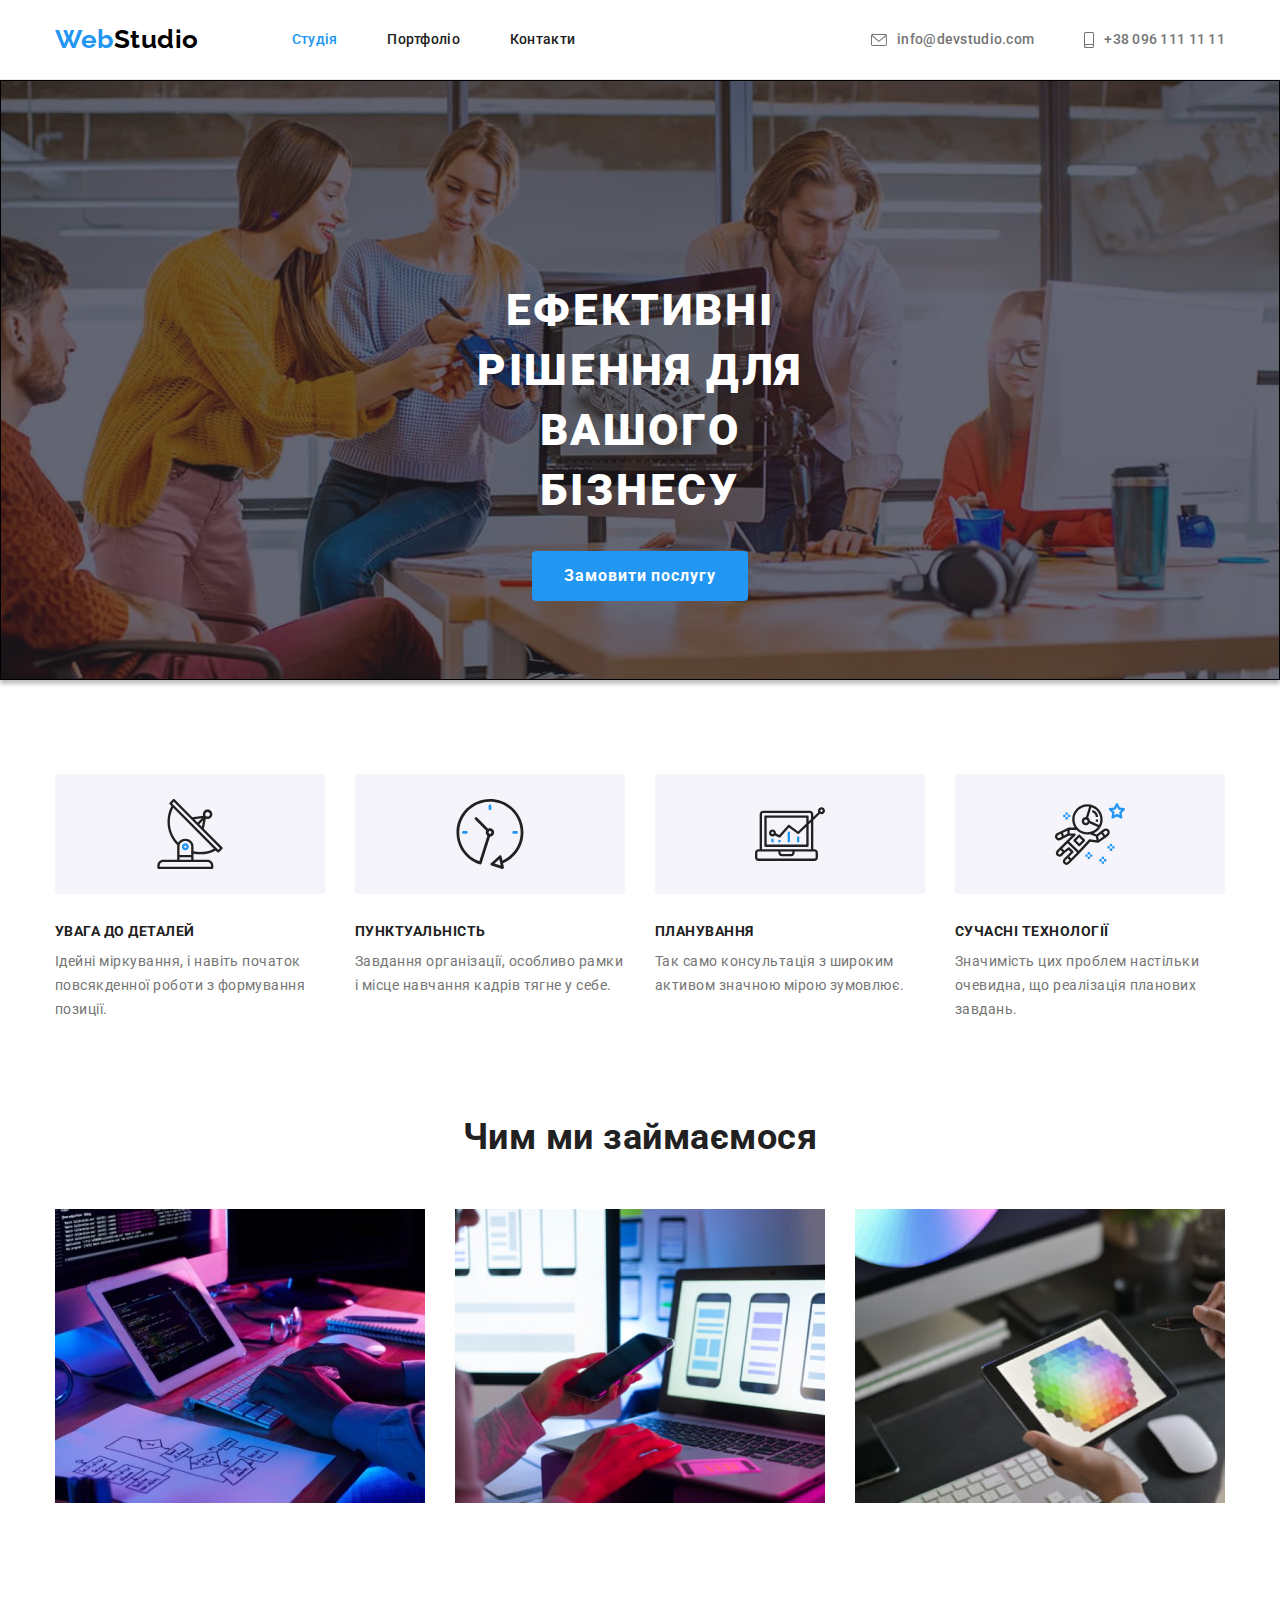
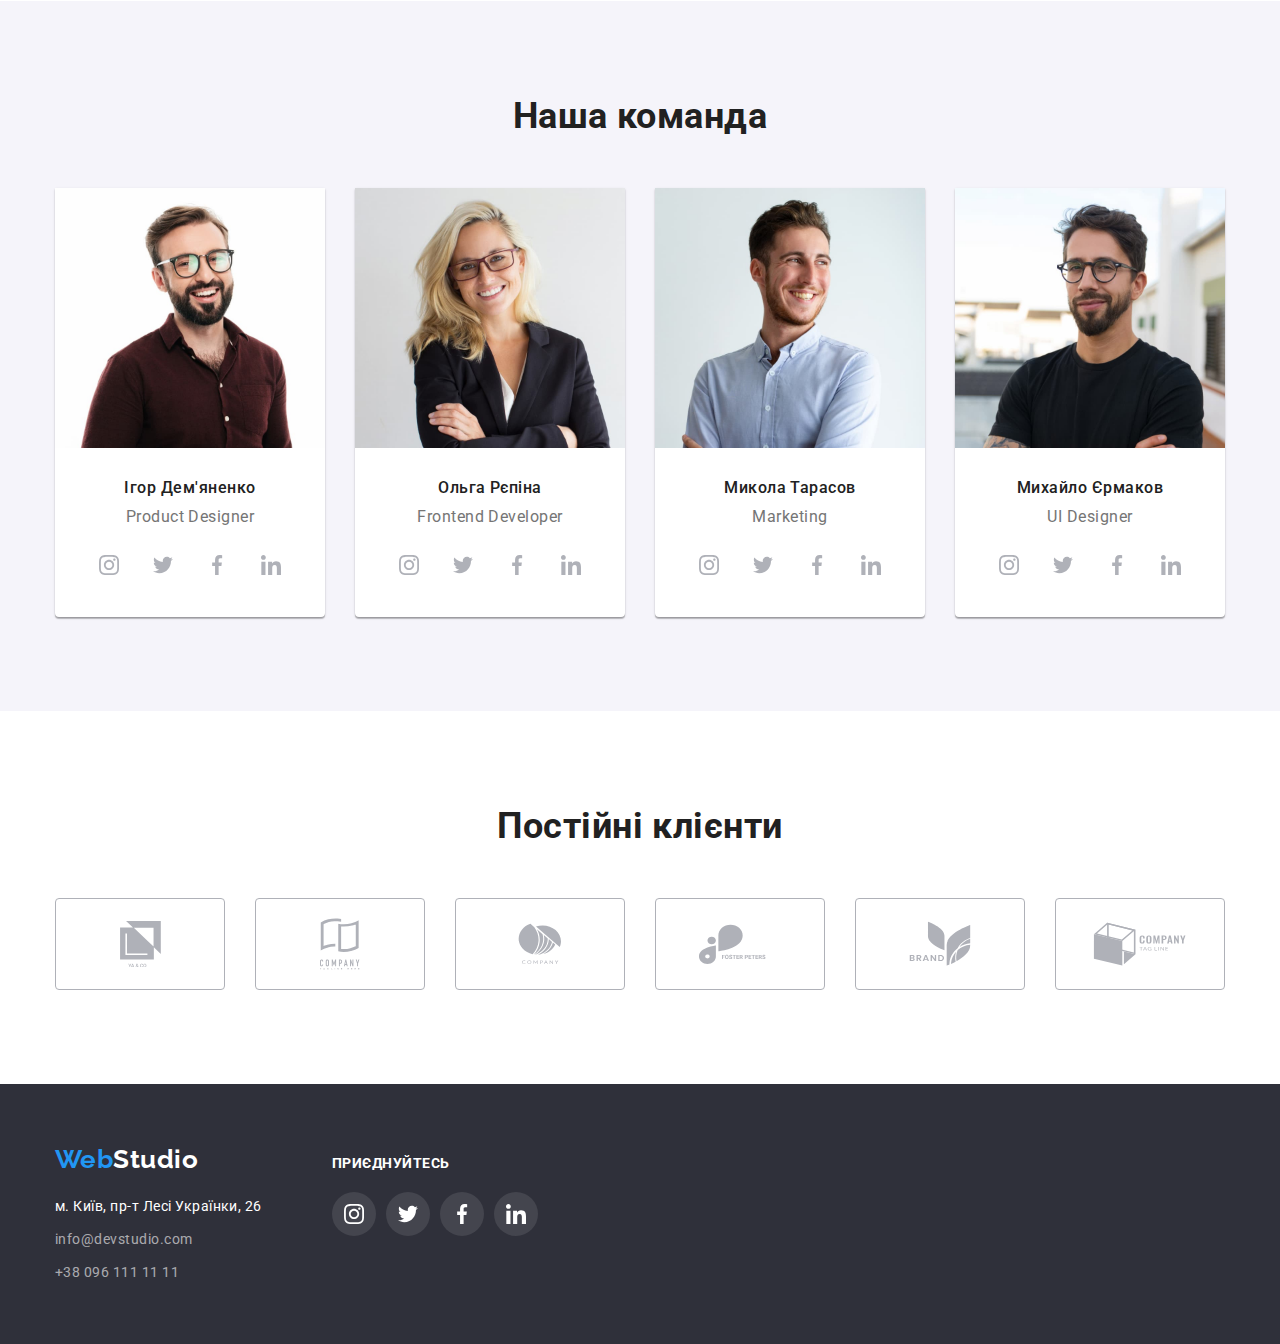
<file: index.html>
<!DOCTYPE html>
<html lang="en">
<head>
    <meta charset="UTF-8">
    <meta http-equiv="X-UA-Compatible" content="IE=edge">
    <meta name="viewport" content="width=device-width, initial-scale=1.0">
    <title>Document</title>
    <link href="https://fonts.googleapis.com/css2?family=Raleway:wght@700&family=Roboto:wght@400;500;700;900&display=swap"
        rel="stylesheet">
    <link rel="stylesheet" href="https://cdnjs.cloudflare.com/ajax/libs/modern-normalize/1.1.0/modern-normalize.min.css">
    <link rel="stylesheet" href="./css/styles.css">
</head>
<body class="page">
    <header class="page-header">
        <div class="container main-nav">
        <nav class="site-nav">
           
            <a href="./index.html" class="logo link"><span class="logo-accent">Web</span><span class="logo-black">Studio</span>
            </a>
       
        <ul class="list">
            <li class="nav"><a href="./index.html" class="link current">Студія</a></li>
            <li class="nav"><a href="./portfolio.html" class="link">Портфоліо</a></li>
            <li class="nav"><a href="" class="link">Контакти</a></li>
        </ul>
    </nav>
    <ul class="contacts list">
    <li class="nav"><a href="mailto:info@devstudio.com" class="link"> 
        <svg class="icon" width="16" height="12">
            <use href="./images/icons.svg#icon-envelope"></use>
        </svg>info@devstudio.com</a>
    </li>
    <li class="nav"><a href="tel:+380961111111" class="link">
        <svg class="icon" width="10" height="16">
            <use href="./images/icons.svg#icon-smartphone"></use>
        </svg>+38 096 111 11 11</a>
    </li>
    </ul>
    </div>
    </header>
    <main>
    <section class="hero">
        <h1 class="hero-title">Ефективні рішення для вашого бізнесу</h1>
        <button type="button" class="button-primery">Замовити послугу</button>
    </section>
    <div>
        <section class="section properties">
            <div class="container">
            <h2 class="visually-hidden">Особливості</h2>
            <ul class="list items">
                <li class="descrip">
                    <div class="prop-picture">
                        <svg width="70" height="70">
                            <use href="./images/icons.svg#icon-antenna"></use>
                        </svg>
                    </div>
                    <h3 class="title">УВАГА ДО ДЕТАЛЕЙ</h3>
                    <p class="text">Ідейні міркування, і навіть початок повсякденної роботи з формування позиції.</p>
                </li>
                <li class="descrip">
                     <div class="prop-picture">
                        <svg width="70" height="70">
                            <use href="./images/icons.svg#icon-clock"></use>
                        </svg>
                     </div>                     
                    <h3 class="title">ПУНКТУАЛЬНІСТЬ</h3>
                    <p class="text">Завдання організації, особливо рамки і місце навчання кадрів тягне у себе.</p>
                </li>
                <li class="descrip">
                     <div class="prop-picture">
                        <svg width="70" height="70">
                            <use href="./images/icons.svg#icon-diagram"></use>
                        </svg>
                     </div>
                    <h3 class="title">ПЛАНУВАННЯ</h3>
                    <p class="text">Так само консультація з широким активом значною мірою зумовлює.</p>
                </li>
                <li class="descrip">
                     <div class="prop-picture">
                        <svg width="70" height="70">
                            <use href="./images/icons.svg#icon-astronaut"></use>
                        </svg>
                     </div>
                    <h3 class="title">СУЧАСНІ ТЕХНОЛОГІЇ</h3>
                    <p class="text">Значимість цих проблем настільки очевидна, що реалізація планових завдань.</p>
                </li>
            </ul>
        </div>
                </section>
             <section class="section">
                <div class="container">
            <h2 class="main-title">Чим ми займаємося</h2>
            <ul class="list work">
                <li class="pictures">
                    <img src="./images/box1.jpg" alt="Робота з десктоп" width="370" height="294">
                </li>
                <li class="pictures">
                    <img src="./images/box2.jpg" alt="Робота з мобільними пристроями" width="370" height="294">
                </li>
                <li class="pictures">
                    <img src="./images/box3.jpg" alt="Робота з планшетами" width="370" height="294">
                </li>
            </ul>
            </div>
        </section>
   
    <section class="team">
        <div class="container">
        <h2 class="main-title">Наша команда</h2>
        <ul class="list team-list">
            <li class="team-item">
                <div class="team-thumb">
               <img src="./images/photo1.jpg" alt="Фото Ігора" width="270" height="260" class="photo">
               <h3 class="subtitle">Ігор Дем'яненко</h3>
                <p class="desc">Product Designer</p>
                <ul class="list soc-med-list">
                    <li class="soc-med-item">
                        <a href="" class="soc-med-link">
                            <svg width="20" height="20">
                                <use href="./images/icons.svg#icon-instagram"></use>
                            </svg>
                        </a>
                    </li>
                    <li class="soc-med-item">
                        <a href="" class="soc-med-link">
                            <svg width="20" height="20">
                                <use href="./images/icons.svg#icon-twitter"></use>
                            </svg>
                        </a>
                    </li>
                    <li class="soc-med-item">
                        <a href="" class="soc-med-link">
                            <svg width="20" height="20">
                                <use href="./images/icons.svg#icon-facebook"></use>
                            </svg>
                        </a>
                    </li>
                    <li class="soc-med-item">
                        <a href="" class="soc-med-link">
                            <svg width="20" height="20">
                                <use href="./images/icons.svg#icon-linkedin"></use>
                            </svg>
                        </a>
                    </li>
                </ul>
               
            </div>
            </li>
            <li class="team-item">
                <div class="team-thumb">
                <img src="./images/photo2.jpg" alt="Фото Ольги" width="270" height="260" class="photo">
                
                <h3 class="subtitle">Ольга Рєпіна</h3>
                <p class="desc">Frontend Developer</p>
                <ul class="list soc-med-list">
                    <li class="soc-med-item">
                        <a href="" class="soc-med-link">
                            <svg width="20" height="20">
                                <use href="./images/icons.svg#icon-instagram"></use>
                            </svg>
                        </a>
                    </li>
                    <li class="soc-med-item">
                        <a href="" class="soc-med-link">
                            <svg width="20" height="20">
                                <use href="./images/icons.svg#icon-twitter"></use>
                            </svg>
                        </a>
                    </li>
                    <li class="soc-med-item">
                        <a href="" class="soc-med-link">
                            <svg width="20" height="20">
                                <use href="./images/icons.svg#icon-facebook"></use>
                            </svg>
                        </a>
                    </li>
                    <li class="soc-med-item">
                        <a href="" class="soc-med-link">
                            <svg width="20" height="20">
                                <use href="./images/icons.svg#icon-linkedin"></use>
                            </svg>
                        </a>
                    </li>
                </ul>
                </div>
            </li>
            <li class="team-item">
                <div class="team-thumb">
                <img src="./images/photo3.jpg" alt="Фото Миколи" width="270" height="260" class="photo">
                
                <h3 class="subtitle">Микола Тарасов</h3>
                <p class="desc">Marketing</p>
            <ul class="list soc-med-list">
                <li class="soc-med-item">
                    <a href="" class="soc-med-link">
                        <svg width="20" height="20">
                            <use href="./images/icons.svg#icon-instagram"></use>
                        </svg>
                    </a>
                </li>
                <li class="soc-med-item">
                    <a href="" class="soc-med-link">
                        <svg width="20" height="20">
                            <use href="./images/icons.svg#icon-twitter"></use>
                        </svg>
                    </a>
                </li>
                <li class="soc-med-item">
                    <a href="" class="soc-med-link">
                        <svg width="20" height="20">
                            <use href="./images/icons.svg#icon-facebook"></use>
                        </svg>
                    </a>
                </li>
                <li class="soc-med-item">
                    <a href="" class="soc-med-link">
                        <svg width="20" height="20">
                            <use href="./images/icons.svg#icon-linkedin"></use>
                        </svg>
                    </a>
                </li>
            </ul>
                </div>
            </li>
            <li class="team-item">
                <div class="team-thumb">
                <img src="./images/photo4.jpg" alt="Фото Михайла" width="270" height="260" class="photo">
                
                <h3 class="subtitle">Михайло Єрмаков</h3>
                <p class="desc">UI Designer</p>
                <ul class="list soc-med-list">
                    <li class="soc-med-item">
                        <a href="" class="soc-med-link">
                            <svg width="20" height="20">
                                <use href="./images/icons.svg#icon-instagram"></use>
                            </svg>
                        </a>
                    </li>
                    <li class="soc-med-item">
                        <a href="" class="soc-med-link">
                            <svg width="20" height="20">
                                <use href="./images/icons.svg#icon-twitter"></use>
                            </svg>
                        </a>
                    </li>
                    <li class="soc-med-item">
                        <a href="" class="soc-med-link">
                            <svg width="20" height="20">
                                <use href="./images/icons.svg#icon-facebook"></use>
                            </svg>
                        </a>
                    </li>
                    <li class="soc-med-item">
                        <a href="" class="soc-med-link">
                            <svg width="20" height="20">
                                <use href="./images/icons.svg#icon-linkedin"></use>
                            </svg>
                        </a>
                    </li>
                </ul>
                </div>
            </li>
        </ul>
        </div>
    </section>
    <section class="clients">
        <div class="container">
        <h2 class="main-title">Постійні клієнти</h2>
        <ul class="list clients-list">
            <li class="client-item">
                <a href="" class="client-link">
                    <svg width="41" height="46.7">
                        <use href="./images/icons.svg#icon-group"></use>
                    </svg>
                </a>
            </li>
            <li class="client-item">
                <a href="" class="client-link">
                    <svg width="40" height="52">
                        <use href="./images/icons.svg#icon-group-1"></use>
                    </svg>
                </a>
            </li>
            <li class="client-item">
                <a href="" class="client-link">
                    <svg width="43.46" height="41.18">
                        <use href="./images/icons.svg#icon-group-2"></use>
                    </svg>
                </a>
            </li>
            <li class="client-item">
                <a href="" class="client-link">
                    <svg width="84.44" height="40.62">
                        <use href="./images/icons.svg#icon-group-3"></use>
                    </svg>
                </a>
            </li>
            <li class="client-item">
                <a href="" class="client-link">
                    <svg width="62.54" height="45.43">
                        <use href="./images/icons.svg#icon-group-4"></use>
                    </svg>
                </a>
            </li>
            <li class="client-item">
                <a href="" class="client-link">
                    <svg width="93.79" height="43.93">
                        <use href="./images/icons.svg#icon-group-5"></use>
                    </svg>
                </a>
            </li>
        </ul>
        </div>
    </section>
    </main>
    <footer class="footer">
        <div class="container foot-cont">
            <div>
        <a href="./index.html" class="logo"><span class="logo-accent">Web</span><span class="logo-white">Studio</span></a>
        <address>
            <ul class="list">
                <li class="links">
                    <a href="https://www.google.com/maps/place/%D0%B1%D1%83%D0%BB%D1%8C%D0%B2%D0%B0%D1%80+%D0%9B%D0%B5%D1%81%D1%96+%D0%A3%D0%BA%D1%80%D0%B0%D1%97%D0%BD%D0%BA%D0%B8,+26,+%D0%9A%D0%B8%D1%97%D0%B2,+02000/@50.4265807,30.5361971,17z/data=!3m1!4b1!4m5!3m4!1s0x40d4cf0e033ecbe9:0x57a4dffefec77da0!8m2!3d50.4265807!4d30.5383858" target="_blank" title="noopener noreferrer" class="link address">м. Київ, пр-т Лесі Українки, 26
                    </a>
                </li>
                <li class="links">
                     <a href="mailto:info@devstudio.com" class="link item">info@devstudio.com</a>
               </li>
               <li class="links">
                    <a href="tel:+380961111111" class="link item">+38 096 111 11 11</a>
              </li>
            </ul>
        </address>
        </div>
        <div class="social-media">
        <p class="footer-text">приєднуйтесь</p>
        <ul class="list sm-list">
            <li class="sm-item">
                <a href="" class="sm-link">
                    <svg width="20" height="20">
                        <use href="./images/icons.svg#icon-instagram"></use>
                    </svg>
                </a>
            </li>
            <li class="sm-item">
                <a href="" class="sm-link">
                    <svg width="20" height="20">
                        <use href="./images/icons.svg#icon-twitter"></use>
                    </svg>
                </a>
            </li>
            <li class="sm-item">
                <a href="" class="sm-link">
                    <svg width="20" height="20">
                        <use href="./images/icons.svg#icon-facebook"></use>
                    </svg>
                </a>
            </li>
            <li class="sm-item">
                <a href="" class="sm-link">
                    <svg width="20" height="20">
                        <use href="./images/icons.svg#icon-linkedin"></use>
                    </svg>
                </a>
            </li>
        </ul>
        </div>
        </div>
      
    </footer>
    
</body>
</html>
</file>
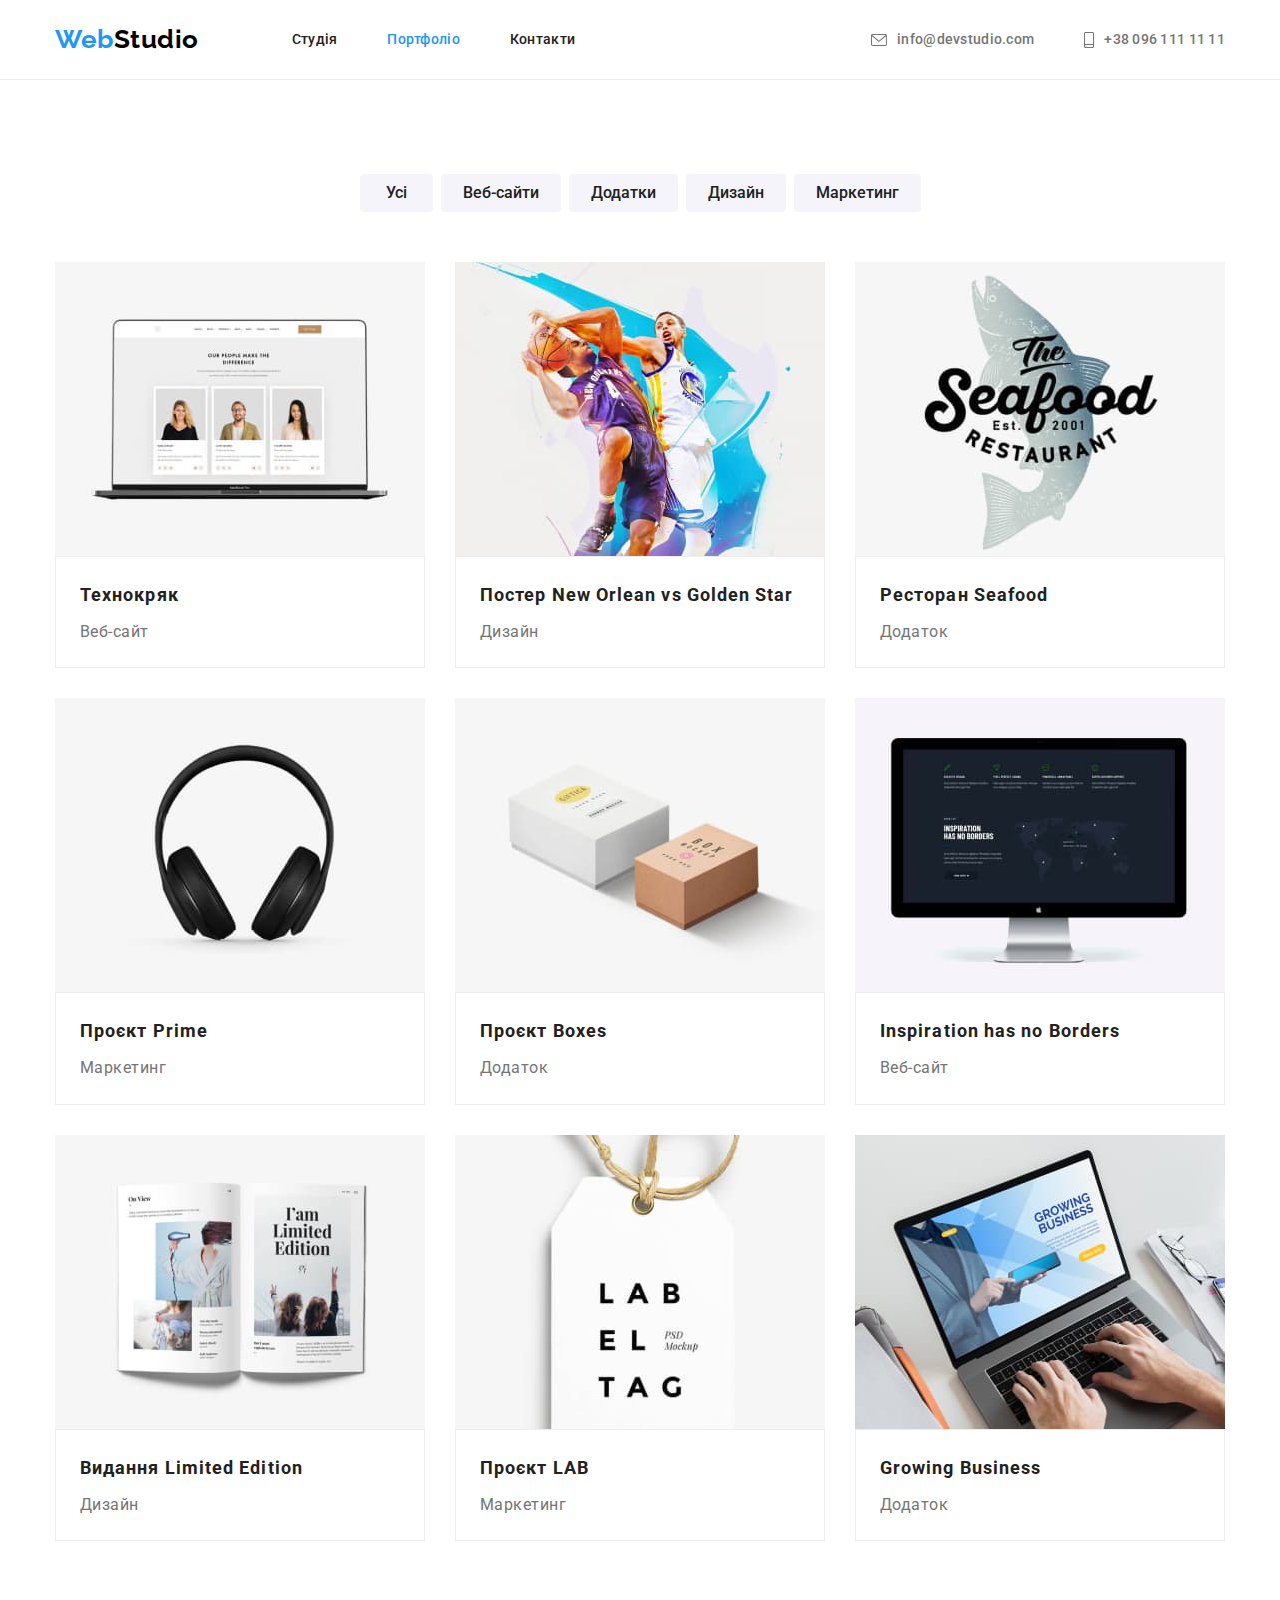
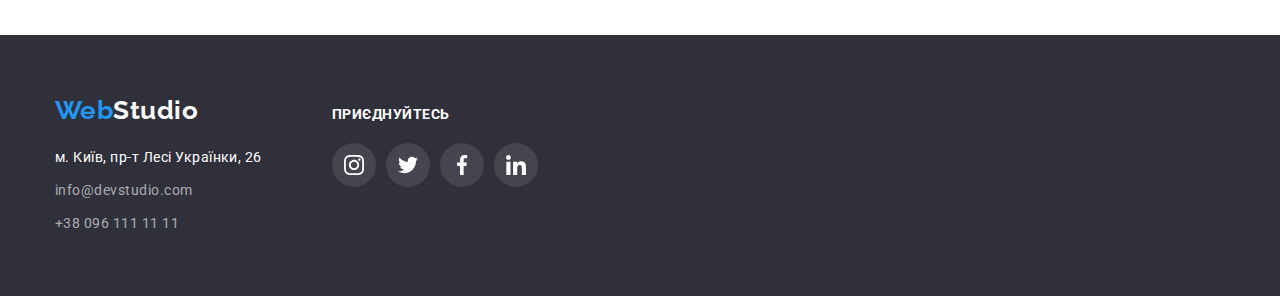
<file: portfolio.html>
<!DOCTYPE html>
<html lang="en">
<head>
    <meta charset="UTF-8">
    <meta http-equiv="X-UA-Compatible" content="IE=edge">
    <meta name="viewport" content="width=device-width, initial-scale=1.0">
    <title>Document</title>
    <link href="https://fonts.googleapis.com/css2?family=Raleway:wght@700&family=Roboto:wght@400;500;700;900&display=swap"
        rel="stylesheet">
    <link rel="stylesheet" href="https://cdnjs.cloudflare.com/ajax/libs/modern-normalize/1.1.0/modern-normalize.min.css">
    <link rel="stylesheet" href="./css/styles.css">
</head>
<body class="page">
    <header class="page-header">
        <div class="container main-nav">
        <nav class="site-nav">
            <a href="./index.html" class="logo link"><span class="logo-accent">Web</span><span class="logo-black">Studio</span></a>

            <ul class="list">
                <li class="nav"><a href="./index.html" class="link">Студія</a></li>
                <li class="nav"><a href="./portfolio.html" class="link current">Портфоліо</a></li>
                <li class="nav"><a href="" class="link">Контакти</a></li>
            </ul>
        </nav>
        <ul class="contacts list">

        <li class="nav"><a href="mailto:info@devstudio.com" class="link">
            <svg class="icon" width="16" height="12">
                <use href="./images/icons.svg#icon-envelope"></use>
            </svg>info@devstudio.com</a></li>
        <li class="nav"><a href="tel:+380961111111" class="link">
            <svg class="icon" width="10" height="16">
                <use href="./images/icons.svg#icon-smartphone"></use>
            </svg>+38 096 111 11 11</a></li>
        </ul>
        </div>
    </header>
    <main>
        <section class="section">
            <div class="container">
            <h1 class="visually-hidden">Наші роботи</h1>
            <ul class="list button-list">
                <li class="item">
                    <button type="button" class="button-secondary">Усі</button>
                </li>
                <li class="item">
                    <button type="button" class="button-secondary">Веб-сайти</button>
                </li>
                <li class="item">
                    <button type="button" class="button-secondary">Додатки</button>
                </li>
                <li class="item">
                    <button type="button" class="button-secondary">Дизайн</button>
                </li>
                <li class="item">
                    <button type="button" class="button-secondary">Маркетинг</button>
                </li>
            </ul>
            <ul class="list port-list">
                <li class="port-item">
                    <a href="" class="link">
                    <img src="./images/portfolio1.jpg" alt="Ноутбук" width="370" height="294" class="port-img">
                    <div class="border">
                    <h2 class="portfolio-title">Технокряк</h2>
                    <p class="portfolio-text">Веб-сайт</p>
                    </div>
                    </a>
                </li>
                <li class="port-item">
<a href="" class="link">
                    <img src="./images/portfolio2.jpg" alt="Два баскетболіста" width="370" height="294" class="port-img">
                    <div class="border">
                    <h2 class="portfolio-title">Постер New Orlean vs Golden Star</h2>
                    <p class="portfolio-text">Дизайн</p>
                    </div>
                    </a>
                </li>
                <li class="port-item">

<a href="" class="link">
                    <img src="./images/portfolio3.jpg" alt="Лого ресторану" width="370" height="294" class="port-img">
                    <div class="border">
                    <h2 class="portfolio-title">Ресторан Seafood</h2>
                    <p class="portfolio-text">Додаток</p>
                    </div> 
                    </a>               
                </li>
                <li class="port-item">
<a href="" class="link">
                    <img src="./images/portfolio4.jpg" alt="Навушники" width="370" height="294" class="port-img">
                    <div class="border">
                    <h2 class="portfolio-title">Проєкт Prime</h2>
                    <p class="portfolio-text">Маркетинг</p>
                    </div>
                    </a>
                </li>
                <li class="port-item">
<a href="" class="link">
                    <img src="./images/portfolio5.jpg" alt="Дві коробки" width="370" height="294" class="port-img">
                    <div class="border">
                    <h2 class="portfolio-title">Проєкт Boxes</h2>
                    <p class="portfolio-text">Додаток</p>
                    </div>
                    </a>
                </li>
                <li class="port-item">
<a href="" class="link">
                    <img src="./images/portfolio6.jpg" alt="Монітор" width="370" height="294" class="port-img">
                    <div class="border">
                    <h2 class="portfolio-title">Inspiration has no Borders</h2>
                    <p class="portfolio-text">Веб-сайт</p>
                    </div>
                    </a>
                </li>
                <li class="port-item">
<a href="" class="link">
                    <img src="./images/portfolio7.jpg" alt="Сторінки журналу" width="370" height="294" class="port-img">
                    <div class="border">
                    <h2 class="portfolio-title">Видання Limited Edition</h2>
                    <p class="portfolio-text">Дизайн</p>
                    </div>
                    </a>
                </li>
                <li class="port-item">
<a href="" class="link">
                    <img src="./images/portfolio8.jpg" alt="Етикетка" width="370" height="294" class="port-img">
                    <div class="border">
                    <h2 class="portfolio-title">Проєкт LAB</h2>
                    <p class="portfolio-text">Маркетинг</p>
                    </div>
                    </a>
                </li>
                <li class="port-item">
                    <a href="" class="link">
                    <img src="./images/portfolio9.jpg" alt="Ноутбук" width="370" height="294" class="port-img">
                    <div class="border">
                    <h2 class="portfolio-title">Growing Business</h2>
                    <p class="portfolio-text">Додаток</p>
                    </div>
                    </a>
                </li>

            </ul>
            </div>

        </section>

    </main>
    <footer class="footer">
        <div class="container foot-cont">
            <div>
        <a href="./index.html" class="logo"><span class="logo-accent">Web</span><span class="logo-white">Studio</span></a>
        <address>
            <ul class="list">
                <li class="links">
                    <a href="https://www.google.com/maps/place/%D0%B1%D1%83%D0%BB%D1%8C%D0%B2%D0%B0%D1%80+%D0%9B%D0%B5%D1%81%D1%96+%D0%A3%D0%BA%D1%80%D0%B0%D1%97%D0%BD%D0%BA%D0%B8,+26,+%D0%9A%D0%B8%D1%97%D0%B2,+02000/@50.4265807,30.5361971,17z/data=!3m1!4b1!4m5!3m4!1s0x40d4cf0e033ecbe9:0x57a4dffefec77da0!8m2!3d50.4265807!4d30.5383858"
                        target="_blank" title="noopener noreferrer" class="link address">м. Київ, пр-т Лесі Українки, 26
                    </a>
                </li>
                <li class="links">
                    <a href="mailto:info@devstudio.com" class="link item">info@devstudio.com</a>
                </li>
                <li class="links">
                    <a href="tel:+380961111111" class="link item">+38 096 111 11 11</a>
                </li>
            </ul>
        </address>
        </div>
        <div class="social-media">
            <p class="footer-text">приєднуйтесь</p>
            <ul class="list sm-list">
                <li class="sm-item">
                    <a href="" class="sm-link">
                        <svg width="20" height="20">
                            <use href="./images/icons.svg#icon-instagram"></use>
                        </svg>
                    </a>
                </li>
                <li class="sm-item">
                    <a href="" class="sm-link">
                        <svg width="20" height="20">
                            <use href="./images/icons.svg#icon-twitter"></use>
                        </svg>
                    </a>
                </li>
                <li class="sm-item">
                    <a href="" class="sm-link">
                        <svg width="20" height="20">
                            <use href="./images/icons.svg#icon-facebook"></use>
                        </svg>
                    </a>
                </li>
                <li class="sm-item">
                    <a href="" class="sm-link">
                        <svg width="20" height="20">
                            <use href="./images/icons.svg#icon-linkedin"></use>
                        </svg>
                    </a>
                </li>
            </ul>
        </div>
        </div>
    
    </footer>
    
</body>

</html>
</file>
<file: css/styles.css>
:root {
    --primary-text-color: #212121;
    --primary-white-color: #FFFFFF;
    --second-text-color: #757575;
    --accent-color: #2196F3;
    --dark-background-color: #2F303A;
    --light-background-color: #F5F4FA;
    --rarely-black: #000000;
    --page-header-border: #ECECEC;
    --portfolio-border: #EEEEEE;
    --link-color: #AFB1B8;
    --footer-link-color: rgba(255, 255, 255, 0.6);
}

/* body */
.page {
    color: var(--primary-text-color);
    background-color: var(--primary-white-color);
    
    font-family: Roboto, sans-serif;
    letter-spacing: 0.03em;
}
.visually-hidden {
    position: absolute;
    width: 1px;
    height: 1px;
    margin: -1px;
    border: 0;
    padding: 0;

    white-space: nowrap;
    clip-path: inset(100%);
    clip: rect(0 0 0 0);
    overflow: hidden;
}
.container {
    margin-left: auto;
    margin-right: auto;
    width: 1200px;
    padding-left: 15px;
    padding-right: 15px;
}
/* header */
.page-header {
    border-bottom: 1px solid var(--page-header-border);
}

.main-nav {
   display: flex;
   align-items: center;
    
}
.logo-accent {
    color:var(--accent-color);
}

.logo-black {
    color: var(--rarely-black);
}

.logo-white {
    color: var(--primary-white-color);
}

.site-nav .link,
.contacts .link {
    display: flex;
    padding-top: 24px;
    padding-bottom: 24px;
    align-items: center;
    justify-content: center;

    color: var(--primary-text-color);

    font-weight: 500;
    font-size: 14px;
    line-height: 1.14;
    letter-spacing: 0.02em;
}

.site-nav .logo {
    margin-right: 93px;

    font-family: Raleway, sans-serif;
    font-weight: 700;
    font-size: 26px;
    line-height: 1.2;

    text-decoration: none;
}

.list .nav:not(:last-child) {
    margin-right: 50px;
}

.site-nav {
    display: flex;
}

.site-nav .list{
    display: flex;
    align-items: center;
}

.contacts {
    display: flex;
    margin-left: auto;
}
.icon {
   margin-right: 10px;
   fill: currentColor;
}
.contacts .link {
    color: var(--second-text-color);
}
.site-nav .link.current {
    color: var(--accent-color);
}

.link {
    text-decoration: none;
}
ul, p, h1, h2, h3 {
    margin-top: 0;
    margin-bottom: 0;
}

ul {
    padding-left: 0;
}
/* hero */
.hero {
    max-width: 1600px;
    height: 600px;
    margin-left: auto;
    margin-right: auto; 
    background-image: linear-gradient(
        to right,
        rgba(47, 48, 58, 0.4),
        rgba(47, 48, 58, 0.4)
    ),
    url('../images/header-img.jpg');
    border: 1px solid #000000;
    box-shadow: 0px 4px 4px rgba(0, 0, 0, 0.25);
    background-repeat: no-repeat;
    background-position: center;
    background-size: cover;
    background-color: #C4C4C4;
    padding: 200px 452px;
   
    text-align: center;
   
}

.hero-title {
    margin-bottom: 30px;

    color: var(--primary-white-color);
   
    font-weight: 900;
    font-size: 44px;
    line-height: 1.36;
    letter-spacing: 0.06em;
    text-transform: uppercase;
    
}

.button-primery {
    display: inline-block;
    border-radius: 4px;
    min-width: 216px;
    padding: 10px 32px;

    color: var(--primary-white-color);
    background-color: var(--accent-color);

    border: none;

    font-family: inherit;
    font-weight: 700;
    font-size: 16px;
    line-height: 1.9;
    align-items: center;
    letter-spacing: 0.06em;

    cursor: pointer;
}
/* section */

.section {
    padding-top: 94px;
    padding-bottom: 94px;
}
.properties {
    padding-bottom: 0;
}

.items {
    display: flex;
}

.descrip {
    width: 270px;
}

.items .descrip + .descrip {
    margin-left: 30px;
}
.prop-picture {
    padding: 25px 100px;
    margin-bottom: 30px;

    width: 270px;
    height: 120px;
    background-color: #F5F4FA;
    border-radius: 4px;
  
}

.title {
    margin-bottom: 10px;

    font-weight: 700;
    font-size: 14px;
    line-height: 1.14;
    text-transform: uppercase;
}

.text {
    color: var(--second-text-color);

    font-size: 14px;
    line-height: 1.7;
}

.main-title {
    margin-bottom: 50px;

    font-weight: 700;
    font-size: 36px;
    line-height: 1.2;
    text-align: center;
}

.work {
    display: flex;
}

.work .pictures + .pictures {
    margin-left: 30px;
}
.team-list {
    display: flex;
}

.team-list .team-item + .team-item {
    margin-left: 30px;
}

.team {
    padding-top: 94px;
    padding-bottom: 94px;
    background-color: var(--light-background-color);
}
.team-thumb {
    background-color: var(--primary-white-color);
    text-align: center;
    padding-bottom: 30px;
    box-shadow: 0px 1px 3px rgba(0, 0, 0, 0.12), 0px 1px 1px rgba(0, 0, 0, 0.14), 0px 2px 1px rgba(0, 0, 0, 0.2);
    border-radius: 0px 0px 4px 4px;    
}

.photo {
   display: block;
   margin-bottom: 30px;
  
}

.subtitle {
    margin-bottom: 10px;

    font-weight: 500;
    font-size: 16px;
    line-height: 1.2;
}

.desc {
    

    color: var(--second-text-color);
    font-size: 16px;
    line-height: 1.2;

    
}

.soc-med-list {
    display: flex;
    margin: 16px 32px 0;
}
.soc-med-link {
    display: block;
    width: 44px;
    height: 44px;
    padding: 12px 12px;
    border-radius: 50%;
    fill: var(--link-color);
    
}   
.soc-med-link:hover,
.soc-med-link:focus {
    fill: var(--primary-white-color);
    background-color: var(--accent-color);
}
.soc-med-item + .soc-med-item {
    margin-left: 10px;
}
.list {
    list-style: none;
}
.clients {
    padding-top: 94px;
    padding-bottom: 94px;
}
.clients-list {
    display: flex;
}
.client-item + .client-item {
    margin-left: 30px;
}

.client-link {
    color: var(--link-color);
    padding: 16px 32px;
    width: 170px;
    height: 92px;
    border: 1px solid currentColor;
    border-radius: 4px;

    display: flex;
    align-items: center;
    justify-content: center;
    fill: currentColor;

}
.client-link:hover,
.client-link:focus {
    color: var(--accent-color);
}
/* footer */
.footer {
    padding-top: 60px;
    padding-bottom: 60px;
    background-color: var(--dark-background-color);
}

.footer .logo {
    display: block; 
    margin-top: 0;
    margin-right: 0;
    margin-bottom: 20px;

    font-family: Raleway, sans-serif;
    font-weight: 700;
    font-size: 26px;
    line-height: 1.2;
    
    text-decoration: none;
}
    
.footer .links {
    display: block;
}

.footer .links:not(:last-child) {
    margin-bottom: 9px;
}

.footer .address {
    color: var(--primary-white-color);

    font-style: normal;
    font-size: 14px;
    line-height: 1.7;
}
.foot-cont {
    display: flex;
}
.footer-text {
    margin-top: 12px;
    margin-bottom: 20px;
    font-weight: 700;
    font-size: 14px;
    line-height: 1.14;
    
    text-transform: uppercase;
    
    color: var(--primary-white-color);
}
.social-media {
    margin-left: 70px;
}
.sm-list {
  display: flex;
}
.sm-item + .sm-item {
     margin-left: 10px;
}
.sm-link {
    display: block;
    width: 44px;
    height: 44px;
    border-radius: 50%;
    background-color: rgba(255, 255, 255, 0.1);
    
   
    padding: 12px 12px;
    fill: var(--primary-white-color);

}
.sm-link:hover,
.sm-link:focus {
    background-color: var(--accent-color);
}
.item {
    color: var(--footer-link-color);
    
    font-style: normal;
    font-size: 14px;
    line-height: 1.7;     
}

.link:hover,
.link:focus {
    color: var(--accent-color);
    
}

/* portfolio */
.button-list {
    display: flex;
    justify-content: center;
    margin-bottom: 50px;
}

.button-list .item + .item {
    margin-left: 8px;
}

.button-secondary {
    border-radius: 4px;
    padding: 6px 22px;
    min-width: 73px;

    color: var(--primary-text-color);
    background-color: var(--light-background-color);

    border: none;

    font-family: inherit;
    font-weight: 500;
    font-size: 16px;
    line-height: 1.6;
    text-align: center;

    cursor: pointer;
}

.port-list {
    display: flex;
    flex-wrap: wrap;
}

.port-item {
    margin-right: 30px;
    margin-bottom: 30px;
}

.port-item:nth-child(3n) {
    margin-right: 0;
}

.port-item:nth-last-child(-n+3) {
    margin-bottom: 0px;
}
.port-item .link {
    display: block;
}
.port-item .link:hover {
    box-shadow: 0px 4px 4px rgba(0, 0, 0, 0.25);
}

.port-img {
    display: block;
}

.border {
    border: 1px solid var(--portfolio-border);
    padding: 20px 24px;
}

.portfolio-title {
    margin-bottom: 4px;
    color: var(--primary-text-color);
    font-weight: 700;
    font-size: 18px;
    line-height: 2;
    letter-spacing: 0.06em;
}


.portfolio-text {
    color: var(--second-text-color);

    font-size: 16px;
    line-height: 1.9;
}

.button-secondary:hover,
.button-secondary:focus {
    color: var(--primary-white-color);
    background-color: var(--accent-color);
    box-shadow: 0px 4px 4px rgba(0, 0, 0, 0.25);
}
</file>
